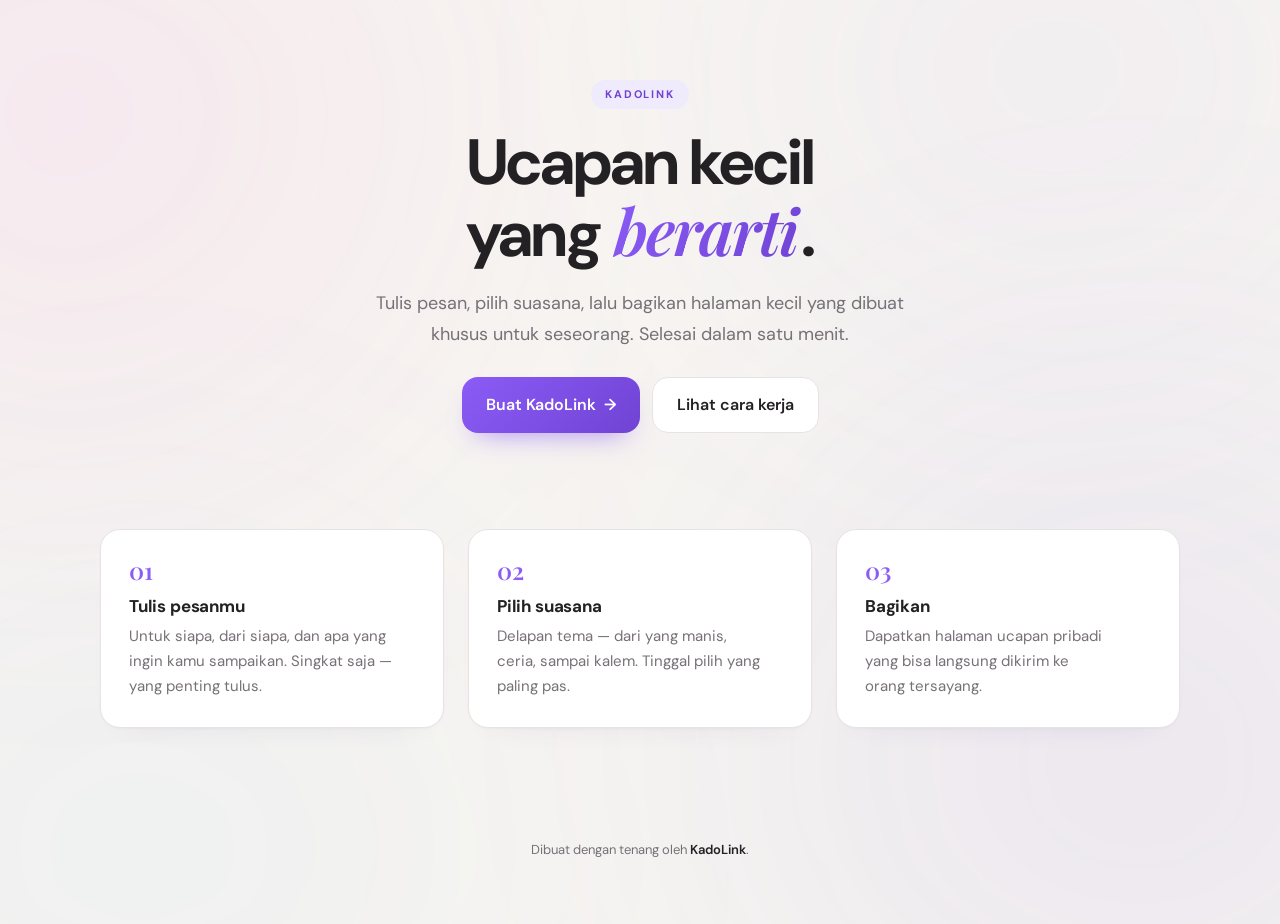
<file: index.html>
<!DOCTYPE html>
<html lang="id">
<head>
  <meta charset="UTF-8">
  <meta name="viewport" content="width=device-width, initial-scale=1.0, viewport-fit=cover">
  <meta name="color-scheme" content="light dark">
  <meta name="description" content="KadoLink — buat halaman ucapan personal untuk orang spesial dalam hitungan detik.">
  <meta name="theme-color" content="#f7f5f1" media="(prefers-color-scheme: light)">
  <meta name="theme-color" content="#111115" media="(prefers-color-scheme: dark)">
  <title>KadoLink — Ucapan kecil yang berarti</title>

  <link rel="stylesheet" href="css/global.css">
  <link rel="stylesheet" href="css/index.css">
</head>
<body>
  <main class="aura-bg">
    <div class="aura-layer-1" aria-hidden="true"></div>
    <div class="aura-layer-2" aria-hidden="true"></div>

    <div class="aura-content">
      <section class="landing">

        <header class="landing-hero">
          <span class="landing-badge">KadoLink</span>

          <h1 class="landing-title">
            Ucapan kecil<br>
            yang <em>berarti</em>.
          </h1>

          <p class="landing-subtitle">
            Tulis pesan, pilih suasana, lalu bagikan halaman
            kecil yang dibuat khusus untuk seseorang.
            Selesai dalam satu menit.
          </p>

          <div class="landing-actions">
            <a href="create.html" class="landing-cta">
              Buat KadoLink
              <span aria-hidden="true">→</span>
            </a>
            <a href="#cara-kerja" class="landing-cta is-ghost">
              Lihat cara kerja
            </a>
          </div>
        </header>

        <section class="landing-features" id="cara-kerja" aria-label="Cara kerja">
          <article class="feature">
            <span class="feature-number">01</span>
            <h2>Tulis pesanmu</h2>
            <p>Untuk siapa, dari siapa, dan apa yang ingin kamu sampaikan. Singkat saja — yang penting tulus.</p>
          </article>

          <article class="feature">
            <span class="feature-number">02</span>
            <h2>Pilih suasana</h2>
            <p>Delapan tema — dari yang manis, ceria, sampai kalem. Tinggal pilih yang paling pas.</p>
          </article>

          <article class="feature">
            <span class="feature-number">03</span>
            <h2>Bagikan</h2>
            <p>Dapatkan halaman ucapan pribadi yang bisa langsung dikirim ke orang tersayang.</p>
          </article>
        </section>

        <footer class="landing-footer">
          <p>Dibuat dengan tenang oleh <strong>KadoLink</strong>.</p>
        </footer>

      </section>
    </div>
  </main>
</body>
</html>
</file>
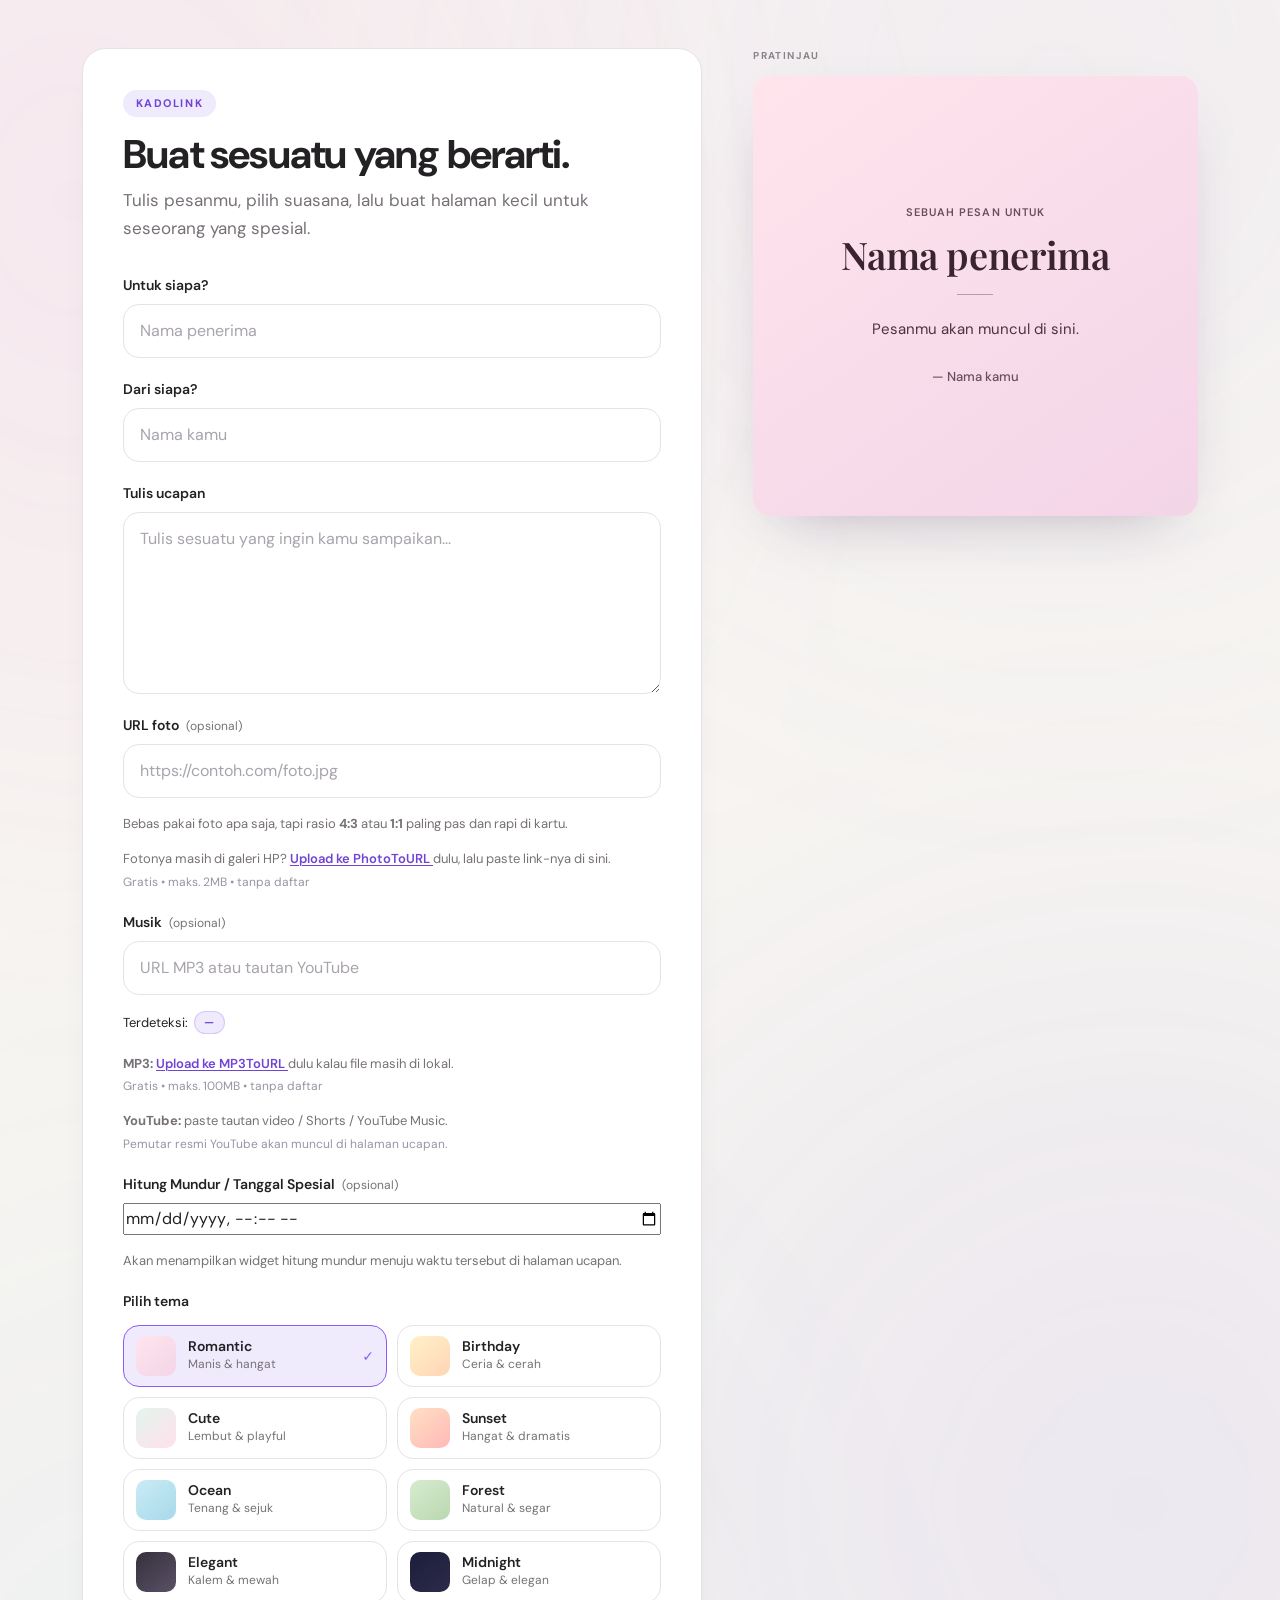
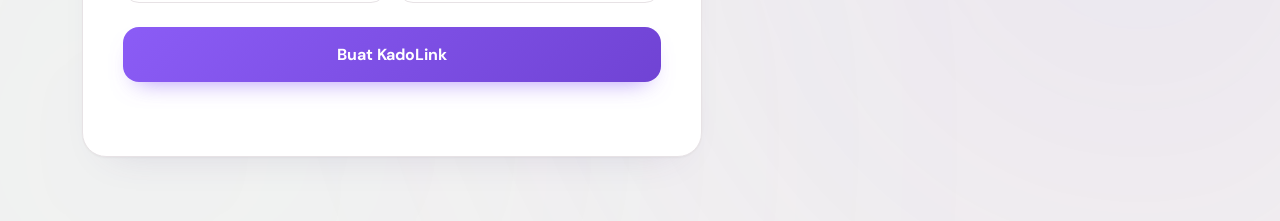
<file: create.html>
<!DOCTYPE html>
<html lang="id">
<head>
  <meta charset="UTF-8">
  <meta name="viewport" content="width=device-width, initial-scale=1.0, viewport-fit=cover">
  <meta name="color-scheme" content="light">
  <meta name="description" content="Buat KadoLink — halaman ucapan personal untuk orang spesial.">
  <title>Buat KadoLink</title>

  <link rel="stylesheet" href="css/global.css">
  <link rel="stylesheet" href="css/create.css">
</head>
<body>
  <main class="aura-bg">
    <div class="aura-layer-1" aria-hidden="true"></div>
    <div class="aura-layer-2" aria-hidden="true"></div>

    <div class="aura-content">
      <section class="create-page">
        <div class="create-layout">

          <div class="create-card">
            <header class="create-header">
              <span class="create-badge">KadoLink</span>
              <h1>Buat sesuatu yang berarti.</h1>
              <p>
                Tulis pesanmu, pilih suasana, lalu buat halaman kecil
                untuk seseorang yang spesial.
              </p>
            </header>

            <form id="createForm" novalidate>
              <div class="form-group">
                <label for="recipient">Untuk siapa?</label>
                <input type="text" id="recipient" name="recipient"
                       placeholder="Nama penerima" autocomplete="name"
                       maxlength="60" required>
              </div>

              <div class="form-group">
                <label for="sender">Dari siapa?</label>
                <input type="text" id="sender" name="sender"
                       placeholder="Nama kamu" autocomplete="name"
                       maxlength="60" required>
              </div>

              <div class="form-group">
                <label for="message">Tulis ucapan</label>
                <textarea id="message" name="message" rows="6" maxlength="500"
                          placeholder="Tulis sesuatu yang ingin kamu sampaikan..."
                          required></textarea>
              </div>

              <!-- ============ FOTO ============ -->
              <div class="form-group">
                <label for="photo">
                  URL foto
                  <span class="label-optional">(opsional)</span>
                </label>
                <input type="url" id="photo" name="photo"
                       placeholder="https://contoh.com/foto.jpg"
                       autocomplete="url" maxlength="500">

                <p class="form-help">
                  Bebas pakai foto apa saja, tapi rasio <strong>4:3</strong> atau <strong>1:1</strong> paling pas dan rapi di kartu.
                </p>

                <p class="form-help">
                  Fotonya masih di galeri HP?
                  <a href="https://phototourl.com/id" target="_blank" rel="noopener noreferrer">
                    Upload ke PhotoToURL
                  </a>
                  dulu, lalu paste link-nya di sini.
                  <span class="form-help-note">Gratis • maks. 2MB • tanpa daftar</span>
                </p>
              </div>

              <!-- ============ MUSIK ============ -->
              <div class="form-group">
                <label for="audio">
                  Musik
                  <span class="label-optional">(opsional)</span>
                </label>
                <input type="url" id="audio" name="audio"
                       placeholder="URL MP3 atau tautan YouTube"
                       autocomplete="url" maxlength="500">

                <p class="form-help form-help-type" id="audioTypeHint" hidden>
                  Terdeteksi:
                  <span class="audio-type-badge" id="audioTypeBadge">—</span>
                </p>

                <p class="form-help">
                  <strong>MP3:</strong>
                  <a href="https://www.mp3tourl.com/" target="_blank" rel="noopener noreferrer">
                    Upload ke MP3ToURL
                  </a>
                  dulu kalau file masih di lokal.
                  <span class="form-help-note">Gratis • maks. 100MB • tanpa daftar</span>
                </p>

                <p class="form-help">
                  <strong>YouTube:</strong>
                  paste tautan video / Shorts / YouTube Music.
                  <span class="form-help-note">Pemutar resmi YouTube akan muncul di halaman ucapan.</span>
                </p>
              </div>

              <!-- ============ HITUNG MUNDUR ============ -->
              <div class="form-group">
                <label for="countdown">
                  Hitung Mundur / Tanggal Spesial
                  <span class="label-optional">(opsional)</span>
                </label>
                <input type="datetime-local" id="countdown" name="countdown">
                <p class="form-help">
                  Akan menampilkan widget hitung mundur menuju waktu tersebut di halaman ucapan.
                </p>
              </div>

              <fieldset class="form-group theme-fieldset">
                <legend id="theme-legend">Pilih tema</legend>

                <div class="theme-grid" role="group" aria-labelledby="theme-legend">

                  <button type="button" class="theme-option is-active"
                          data-theme="romantic" aria-pressed="true">
                    <span class="theme-preview theme-romantic" aria-hidden="true"></span>
                    <span class="theme-info">
                      <strong>Romantic</strong>
                      <small>Manis &amp; hangat</small>
                    </span>
                    <span class="theme-check" aria-hidden="true">✓</span>
                  </button>

                  <button type="button" class="theme-option"
                          data-theme="birthday" aria-pressed="false">
                    <span class="theme-preview theme-birthday" aria-hidden="true"></span>
                    <span class="theme-info">
                      <strong>Birthday</strong>
                      <small>Ceria &amp; cerah</small>
                    </span>
                    <span class="theme-check" aria-hidden="true">✓</span>
                  </button>

                  <button type="button" class="theme-option"
                          data-theme="cute" aria-pressed="false">
                    <span class="theme-preview theme-cute" aria-hidden="true"></span>
                    <span class="theme-info">
                      <strong>Cute</strong>
                      <small>Lembut &amp; playful</small>
                    </span>
                    <span class="theme-check" aria-hidden="true">✓</span>
                  </button>

                  <button type="button" class="theme-option"
                          data-theme="sunset" aria-pressed="false">
                    <span class="theme-preview theme-sunset" aria-hidden="true"></span>
                    <span class="theme-info">
                      <strong>Sunset</strong>
                      <small>Hangat &amp; dramatis</small>
                    </span>
                    <span class="theme-check" aria-hidden="true">✓</span>
                  </button>

                  <button type="button" class="theme-option"
                          data-theme="ocean" aria-pressed="false">
                    <span class="theme-preview theme-ocean" aria-hidden="true"></span>
                    <span class="theme-info">
                      <strong>Ocean</strong>
                      <small>Tenang &amp; sejuk</small>
                    </span>
                    <span class="theme-check" aria-hidden="true">✓</span>
                  </button>

                  <button type="button" class="theme-option"
                          data-theme="forest" aria-pressed="false">
                    <span class="theme-preview theme-forest" aria-hidden="true"></span>
                    <span class="theme-info">
                      <strong>Forest</strong>
                      <small>Natural &amp; segar</small>
                    </span>
                    <span class="theme-check" aria-hidden="true">✓</span>
                  </button>

                  <button type="button" class="theme-option"
                          data-theme="elegant" aria-pressed="false">
                    <span class="theme-preview theme-elegant" aria-hidden="true"></span>
                    <span class="theme-info">
                      <strong>Elegant</strong>
                      <small>Kalem &amp; mewah</small>
                    </span>
                    <span class="theme-check" aria-hidden="true">✓</span>
                  </button>

                  <button type="button" class="theme-option"
                          data-theme="midnight" aria-pressed="false">
                    <span class="theme-preview theme-midnight" aria-hidden="true"></span>
                    <span class="theme-info">
                      <strong>Midnight</strong>
                      <small>Gelap &amp; elegan</small>
                    </span>
                    <span class="theme-check" aria-hidden="true">✓</span>
                  </button>

                </div>

                <input type="hidden" id="theme" name="theme" value="romantic">
              </fieldset>

              <button type="submit" class="create-button" id="submitBtn">
                Buat KadoLink
              </button>

              <p class="form-status" id="formStatus" role="status" aria-live="polite"></p>
            </form>
          </div>

          <aside class="preview-area" aria-label="Pratinjau kado">
            <div class="preview-label">Pratinjau</div>

            <div class="preview-card preview-romantic" id="previewCard">
              <div class="preview-inner" aria-live="polite">
                <img class="preview-photo" id="previewPhoto" alt="" hidden>
                <span class="preview-small">Sebuah pesan untuk</span>
                <h2 id="previewRecipient">Nama penerima</h2>
                <div class="preview-line" aria-hidden="true"></div>
                <p id="previewMessage">Pesanmu akan muncul di sini.</p>
                <span class="preview-sender" id="previewSender">— Nama kamu</span>
              </div>
            </div>
          </aside>

        </div>
      </section>
    </div>
  </main>

  <script src="js/create.js" defer></script>
</body>
</html>
</file>
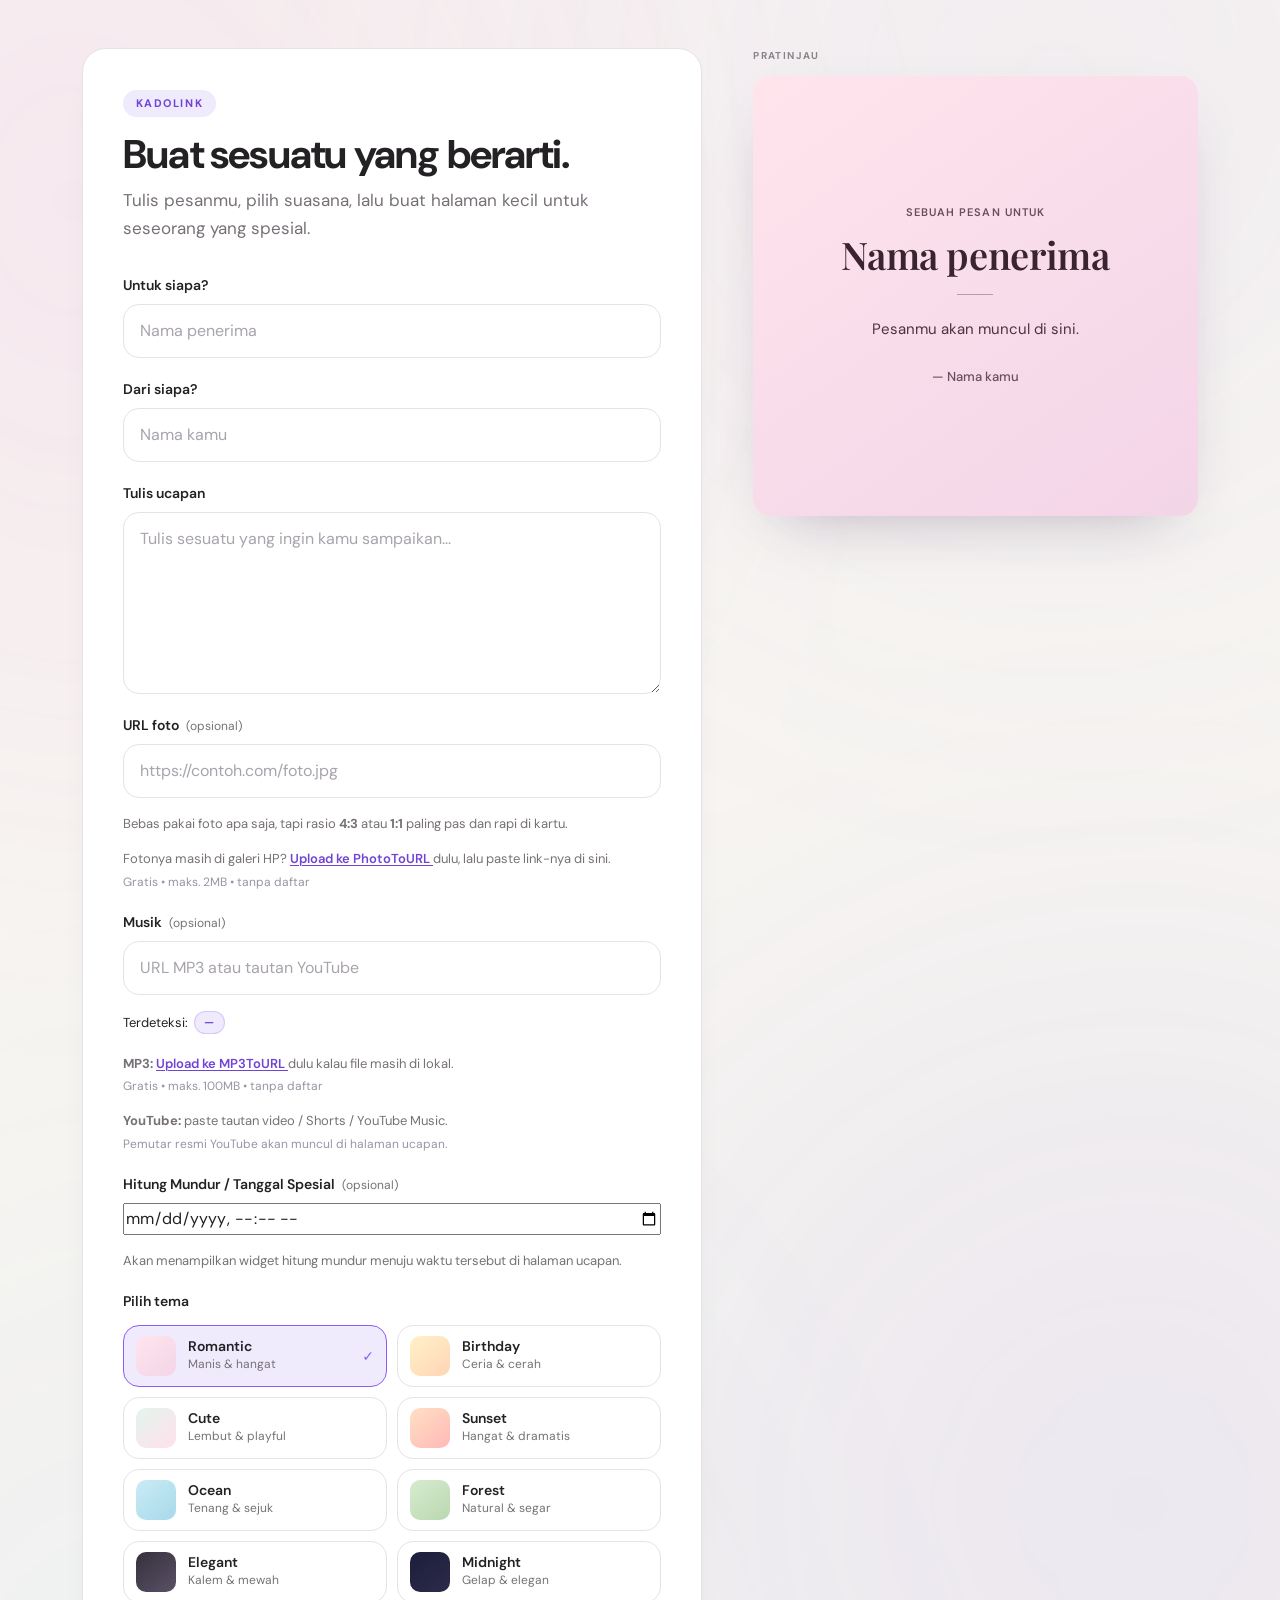
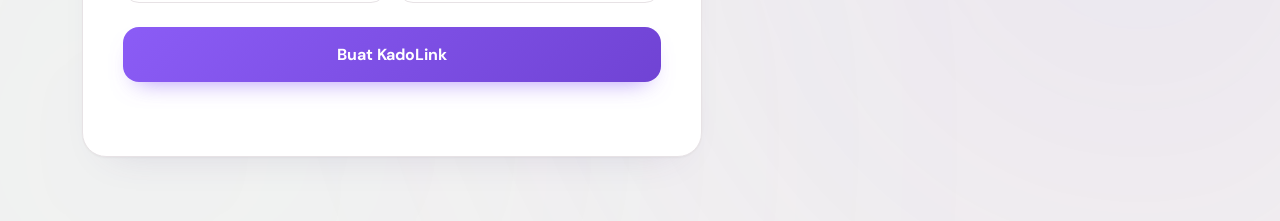
<file: ucapan.html>
<!DOCTYPE html>
<html lang="id">
<head>
  <meta charset="UTF-8">
  <meta name="viewport" content="width=device-width, initial-scale=1.0, viewport-fit=cover">
  <meta name="color-scheme" content="light">
  <meta name="description" content="Sebuah pesan kecil untukmu.">
  <meta name="theme-color" content="#ffe4ec">
  <title>Sebuah pesan untukmu — KadoLink</title>

  <link rel="stylesheet" href="css/global.css">
  <link rel="stylesheet" href="css/ucapan.css">
</head>
<body>
  <main class="greeting-page">

    <div class="greeting-stage">
      <article class="greeting-card tema-romantic" id="greetingCard">
        <div class="greeting-inner">
          <img class="greeting-photo" id="greetingPhoto" alt="" hidden>
          <div class="countdown-wrap" id="countdownWrap" hidden>
            <div class="countdown-label" id="countdownLabel">Menuju hari spesial:</div>
            <div class="countdown-timers">
              <div class="countdown-box"><span id="cdDays">00</span><small>Hari</small></div>
              <span class="countdown-sep" aria-hidden="true">:</span>
              <div class="countdown-box"><span id="cdHours">00</span><small>Jam</small></div>
              <span class="countdown-sep" aria-hidden="true">:</span>
              <div class="countdown-box"><span id="cdMins">00</span><small>Menit</small></div>
              <span class="countdown-sep" aria-hidden="true">:</span>
              <div class="countdown-box"><span id="cdSecs">00</span><small>Detik</small></div>
            </div>
          </div>
          <span class="greeting-small">Sebuah pesan untuk</span>
          <h1 class="greeting-recipient" id="recipient">Nama penerima</h1>
          <div class="greeting-line" aria-hidden="true"></div>
          <p class="greeting-message" id="message">Pesanmu akan muncul di sini.</p>
          <span class="greeting-sender" id="sender">— Nama kamu</span>
        </div>
      </article>

      <button type="button" class="music-pill" id="musicPillYt" hidden
              aria-label="Putar musik YouTube">
        <span class="music-pill-icon" aria-hidden="true">
          <span class="music-pill-icon-glyph" data-icon="play">▶</span>
        </span>
        <span class="music-pill-body">
          <span class="music-pill-eyebrow" id="musicPillEyebrow">Musik YouTube</span>
          <span class="music-pill-title">
            <span class="music-pill-title-inner" id="musicPillTitle">Memuat judul…</span>
          </span>
        </span>
        <span class="music-pill-eq" aria-hidden="true">
          <i></i><i></i><i></i>
        </span>
      </button>

      <div class="greeting-actions">
        <div class="share-wrap">
          <button type="button" class="greeting-button" id="shareBtn"
                  aria-haspopup="menu" aria-expanded="false" aria-controls="shareMenu">
            <span class="share-btn-icon" aria-hidden="true">
              <svg viewBox="0 0 24 24" fill="none" stroke="currentColor" stroke-width="2"
                   stroke-linecap="round" stroke-linejoin="round">
                <circle cx="18" cy="5" r="3"/>
                <circle cx="6" cy="12" r="3"/>
                <circle cx="18" cy="19" r="3"/>
                <line x1="8.59" y1="13.51" x2="15.42" y2="17.49"/>
                <line x1="15.41" y1="6.51" x2="8.59" y2="10.49"/>
              </svg>
            </span>
            <span>Bagikan</span>
          </button>

          <div class="share-menu" id="shareMenu" role="menu" hidden>
            <a class="share-item" role="menuitem"
               data-share="whatsapp" href="#" rel="noopener noreferrer">
              <span class="share-item-icon" aria-hidden="true">
                <svg viewBox="0 0 24 24" fill="currentColor">
                  <path d="M.06 24l1.69-6.16A11.85 11.85 0 0 1 .15 11.9C.15 5.35 5.5 0 12.04 0a11.82 11.82 0 0 1 8.41 3.49 11.82 11.82 0 0 1 3.49 8.42c0 6.55-5.35 11.9-11.9 11.9a11.9 11.9 0 0 1-5.68-1.44L.06 24zM6.6 20.13c1.67.99 3.28 1.58 5.42 1.58 5.45 0 9.89-4.43 9.89-9.88 0-5.46-4.44-9.9-9.89-9.9-5.45 0-9.89 4.44-9.89 9.9 0 2.24.65 3.9 1.74 5.64l-1 3.65 3.73-.99zm11.12-5.18c-.07-.12-.27-.2-.56-.34-.29-.15-1.73-.85-2-.95-.27-.1-.46-.15-.66.15-.2.29-.75.94-.92 1.13-.17.2-.34.22-.63.07-.29-.14-1.22-.45-2.33-1.44-.86-.77-1.44-1.72-1.61-2.01-.17-.29-.02-.45.13-.59.13-.13.29-.34.44-.51.14-.17.19-.29.29-.49.1-.2.05-.37-.02-.51-.07-.14-.66-1.58-.9-2.17-.24-.57-.48-.49-.66-.5-.17-.01-.36-.01-.56-.01-.19 0-.51.07-.77.37-.27.29-1.02 1-1.02 2.43 0 1.43 1.04 2.81 1.19 3.01.14.2 2.05 3.14 4.97 4.4.69.3 1.24.48 1.66.61.7.22 1.33.19 1.83.12.56-.08 1.72-.7 1.96-1.38.24-.68.24-1.26.17-1.38z"/>
                </svg>
              </span>
              <span class="share-item-body">
                <strong>WhatsApp</strong>
                <small>Kirim ke chat</small>
              </span>
            </a>

            <a class="share-item" role="menuitem"
               data-share="telegram" href="#" rel="noopener noreferrer">
              <span class="share-item-icon" aria-hidden="true">
                <svg viewBox="0 0 24 24" fill="currentColor">
                  <path d="M11.94 0C5.35 0 0 5.35 0 11.94c0 6.59 5.35 11.94 11.94 11.94 6.59 0 11.94-5.35 11.94-11.94C23.88 5.35 18.53 0 11.94 0zm5.85 8.16l-1.98 9.34c-.15.67-.55.83-1.11.52l-3.07-2.26-1.48 1.43c-.16.16-.3.3-.61.3l.22-3.12 5.67-5.12c.25-.22-.05-.34-.38-.12l-7 4.41-3.02-.94c-.66-.21-.67-.66.14-.97l11.79-4.55c.55-.2 1.02.13.83.99z"/>
                </svg>
              </span>
              <span class="share-item-body">
                <strong>Telegram</strong>
                <small>Kirim ke chat</small>
              </span>
            </a>

            <a class="share-item" role="menuitem"
               data-share="twitter" href="#" rel="noopener noreferrer">
              <span class="share-item-icon" aria-hidden="true">
                <svg viewBox="0 0 24 24" fill="currentColor">
                  <path d="M18.244 2.25h3.308l-7.227 8.26 8.502 11.24H16.17l-5.214-6.817L4.99 21.75H1.68l7.73-8.835L1.254 2.25H8.08l4.713 6.231zm-1.161 17.52h1.833L7.084 4.126H5.117z"/>
                </svg>
              </span>
              <span class="share-item-body">
                <strong>X</strong>
                <small>Posting di X</small>
              </span>
            </a>

            <a class="share-item" role="menuitem"
               data-share="facebook" href="#" rel="noopener noreferrer">
              <span class="share-item-icon" aria-hidden="true">
                <svg viewBox="0 0 24 24" fill="currentColor">
                  <path d="M22 12.06C22 6.5 17.52 2 12 2S2 6.5 2 12.06c0 5.02 3.66 9.19 8.44 9.94v-7.03H7.9v-2.91h2.54V9.85c0-2.52 1.5-3.91 3.78-3.91 1.09 0 2.24.2 2.24.2v2.47h-1.26c-1.24 0-1.63.78-1.63 1.57v1.88h2.78l-.45 2.91h-2.33V22c4.78-.75 8.44-4.92 8.44-9.94z"/>
                </svg>
              </span>
              <span class="share-item-body">
                <strong>Facebook</strong>
                <small>Bagikan ke feed</small>
              </span>
            </a>

            <a class="share-item" role="menuitem"
               data-share="email" href="#">
              <span class="share-item-icon" aria-hidden="true">
                <svg viewBox="0 0 24 24" fill="none" stroke="currentColor" stroke-width="2"
                     stroke-linecap="round" stroke-linejoin="round">
                  <rect x="2" y="4" width="20" height="16" rx="3"/>
                  <path d="m2 7 10 7 10-7"/>
                </svg>
              </span>
              <span class="share-item-body">
                <strong>Email</strong>
                <small>Kirim via email</small>
              </span>
            </a>

            <button type="button" class="share-item" role="menuitem" data-share="copy">
              <span class="share-item-icon" aria-hidden="true">
                <svg viewBox="0 0 24 24" fill="none" stroke="currentColor" stroke-width="2"
                     stroke-linecap="round" stroke-linejoin="round">
                  <path d="M10 13a5 5 0 0 0 7.07 0l3-3a5 5 0 0 0-7.07-7.07L11.5 4.42"/>
                  <path d="M14 11a5 5 0 0 0-7.07 0l-3 3a5 5 0 0 0 7.07 7.07l1.5-1.5"/>
                </svg>
              </span>
              <span class="share-item-body">
                <strong>Salin tautan</strong>
                <small>Copy ke clipboard</small>
              </span>
            </button>
          </div>
        </div>

        <button type="button" class="greeting-button is-ghost" id="musicBtn" hidden
                aria-label="Putar musik">
          <span class="music-icon" aria-hidden="true">▶</span>
          <span class="music-label">Putar musik</span>
        </button>
      </div>

      <p class="greeting-note" id="copyStatus" role="status" aria-live="polite"></p>
    </div>

    <!-- ============ FOOTER ============ -->
    <footer class="greeting-footer">
      <a class="greeting-footer-brand" href="index.html" aria-label="KadoLink — beranda">
        <svg viewBox="0 0 24 24" fill="none" stroke="currentColor" stroke-width="1.8"
             stroke-linecap="round" stroke-linejoin="round" aria-hidden="true">
          <rect x="3" y="8" width="18" height="4" rx="1"/>
          <path d="M12 8v13"/>
          <path d="M5 12v9h14v-9"/>
          <path d="M12 8S10 4 8 4a2 2 0 0 0 0 4h4z"/>
          <path d="M12 8s2-4 4-4a2 2 0 0 1 0 4h-4z"/>
        </svg>
        <span>KadoLink</span>
      </a>

      <a class="greeting-footer-gh"
         href="https://github.com/XDON1/KadoLink"
         target="_blank" rel="noopener noreferrer"
         aria-label="Repositori KadoLink di GitHub">
        <svg viewBox="0 0 24 24" fill="currentColor" aria-hidden="true">
          <path d="M12 .5C5.65.5.5 5.65.5 12c0 5.08 3.29 9.39 7.86 10.91.58.11.79-.25.79-.56v-2c-3.2.7-3.88-1.37-3.88-1.37-.53-1.34-1.3-1.7-1.3-1.7-1.06-.72.08-.71.08-.71 1.17.08 1.79 1.21 1.79 1.21 1.04 1.79 2.73 1.27 3.4.97.11-.76.41-1.27.75-1.56-2.55-.29-5.23-1.28-5.23-5.7 0-1.26.45-2.29 1.19-3.1-.12-.29-.52-1.47.11-3.06 0 0 .96-.31 3.15 1.18a10.9 10.9 0 0 1 5.74 0c2.19-1.49 3.15-1.18 3.15-1.18.63 1.59.23 2.77.11 3.06.74.81 1.19 1.84 1.19 3.1 0 4.43-2.69 5.41-5.25 5.69.42.36.79 1.08.79 2.18v3.23c0 .31.21.68.8.56C20.21 21.39 23.5 17.08 23.5 12 23.5 5.65 18.35.5 12 .5z"/>
        </svg>
      </a>

      <p class="greeting-footer-copy">
        © 2026. Made with
        <span class="greeting-footer-heart" aria-label="cinta">❤</span>
        by
        <a href="https://github.com/XDON1" target="_blank" rel="noopener noreferrer">XDON1</a>
      </p>
    </footer>

    <div class="yt-host" aria-hidden="true">
      <div id="ytPlayerTarget"></div>
    </div>

    <!-- Modal salin tautan (fallback kalau clipboard API tidak tersedia) -->
    <div class="copy-modal" id="copyModal" hidden role="dialog"
         aria-modal="true" aria-labelledby="copyModalTitle">
      <div class="copy-modal-backdrop" data-close-modal></div>
      <div class="copy-modal-panel" role="document">
        <h2 class="copy-modal-title" id="copyModalTitle">Salin tautan</h2>
        <p class="copy-modal-desc">
          Klik kolom di bawah, lalu tekan <kbd>Ctrl</kbd>+<kbd>C</kbd>
          (atau <kbd>⌘</kbd>+<kbd>C</kbd> di Mac).
        </p>
        <input type="text" class="copy-modal-input" id="copyModalInput"
               readonly aria-label="Tautan KadoLink">
        <div class="copy-modal-actions">
          <button type="button" class="greeting-button" id="copyModalSelectAll">
            Pilih semua
          </button>
          <button type="button" class="greeting-button is-ghost" data-close-modal>
            Tutup
          </button>
        </div>
      </div>
    </div>

    <!-- Lightbox Modal Foto -->
    <div class="photo-lightbox" id="photoLightbox" role="dialog" aria-modal="true" aria-label="Tampilan Foto" hidden>
      <button type="button" class="lightbox-close" id="lightboxClose" aria-label="Tutup">×</button>
      <img class="lightbox-img" id="lightboxImg" alt="">
    </div>

    <audio id="greetingAudio" preload="metadata" loop playsinline></audio>

  </main>

  <script src="js/ucapan.js" defer></script>
</body>
</html>
</file>
<file: css/global.css>
/* ============================================================
   GLOBAL — fondasi universal KadoLink
   Reset + token + typography + Orchid Bloom background
   ============================================================ */

@import url('https://fonts.googleapis.com/css2?family=DM+Sans:wght@400;500;600;700&family=Playfair+Display:wght@500;600&display=swap');

/* ---------- RESET ---------- */
*,
*::before,
*::after {
  box-sizing: border-box;
  margin: 0;
  padding: 0;
}

html {
  scroll-behavior: smooth;
  -webkit-text-size-adjust: 100%;
}

img, svg, video, canvas {
  display: block;
  max-width: 100%;
  height: auto;
}

button, input, textarea, select {
  font: inherit;
  color: inherit;
}

button {
  background: none;
  border: 0;
  cursor: pointer;
}

a { color: inherit; }

::selection {
  background: #ded0ff;
  color: #302044;
}

:focus-visible {
  outline: 2px solid #8b5cf6;
  outline-offset: 3px;
  border-radius: 6px;
}

/* ---------- TOKEN ---------- */
:root {
  --bg:          #f7f5f1;
  --surface:     #ffffff;
  --text:        #242124;
  --muted:       #777177;
  --border:      #e7e2e5;
  --accent:      #8b5cf6;
  --accent-dark: #7043d4;
  --accent-soft: #f0eafd;

  --radius: 16px;

  --font-sans:    "DM Sans", system-ui, -apple-system, "Segoe UI", Roboto, sans-serif;
  --font-display: "Playfair Display", Georgia, serif;

  --pad-inline:  clamp(1rem, 4vw, 2rem);
  --max-content: 1180px;
}

/* ---------- BODY ---------- */
body {
  min-height: 100vh;
  min-height: 100dvh;
  overflow-x: hidden;
  background: var(--bg);
  color: var(--text);
  font-family: var(--font-sans);
  font-size: 1rem;
  line-height: 1.6;
  -webkit-font-smoothing: antialiased;
  text-rendering: optimizeLegibility;
}

h1, h2, h3, h4 {
  font-family: var(--font-sans);
  line-height: 1.2;
  letter-spacing: -0.01em;
  color: var(--text);
}

p { text-wrap: pretty; }

/* ---------- AURA / ORCHID BLOOM BACKGROUND ---------- */
.aura-bg {
  position: relative;
  min-height: 100vh;
  min-height: 100dvh;
  overflow: clip;
  isolation: isolate;
}

.aura-layer-1,
.aura-layer-2 {
  position: absolute;
  inset: -15%;
  z-index: 0;
  pointer-events: none;
  filter: blur(110px);
  transform: translateZ(0);
  will-change: transform;
  opacity: 0.55;
}

.aura-layer-1 {
  background:
    radial-gradient(circle at 15% 20%, rgba(239, 114, 219, 0.18), transparent 35%),
    radial-gradient(circle at 80% 75%, rgba(107, 82, 232, 0.16), transparent 38%);
}

.aura-layer-2 {
  background:
    radial-gradient(circle at 75% 15%, rgba(180, 146, 255, 0.14), transparent 32%),
    radial-gradient(circle at 20% 85%, rgba(76, 153, 255, 0.09), transparent 35%);
}

.aura-content {
  position: relative;
  z-index: 1;
  width: 100%;
  max-width: var(--max-content);
  margin-inline: auto;
  padding-inline: max(var(--pad-inline), env(safe-area-inset-left)) max(var(--pad-inline), env(safe-area-inset-right));
  padding-bottom: max(1rem, env(safe-area-inset-bottom));
}

/* ---------- MOTION PREFERENCE ---------- */
@media (prefers-reduced-motion: reduce) {
  *, *::before, *::after {
    animation-duration: 0.01ms !important;
    animation-iteration-count: 1 !important;
    transition-duration: 0.01ms !important;
    scroll-behavior: auto !important;
  }
}

/* ---------- DARK MODE (System Preference) ---------- */
@media (prefers-color-scheme: dark) {
  :root {
    --bg:          #111115;
    --surface:     #1a1a22;
    --text:        #f4f3f6;
    --muted:       #9e99a4;
    --border:      #2b2b36;
    --accent:      #a78bfa;
    --accent-dark: #c4b5fd;
    --accent-soft: rgba(167, 139, 250, 0.15);
  }

  ::selection {
    background: #3c2a66;
    color: #ede7f6;
  }
}
</file>
<file: css/index.css>
/* ============================================================
   INDEX — landing page
   Bergantung pada token dari global.css
   ============================================================ */

.landing {
  display: grid;
  gap: clamp(3rem, 8vw, 6rem);
  padding-block: clamp(2.5rem, 8vw, 5rem) clamp(1.5rem, 4vw, 3rem);
}

/* ---------- HERO ---------- */
.landing-hero {
  max-width: 720px;
  margin-inline: auto;
  text-align: center;
  display: grid;
  justify-items: center;
  gap: 1.25rem;
}

.landing-badge {
  display: inline-block;
  padding: 0.35rem 0.9rem;
  font-size: 0.6875rem;
  font-weight: 700;
  letter-spacing: 0.16em;
  text-transform: uppercase;
  color: var(--accent-dark);
  background: var(--accent-soft);
  border-radius: 999px;
}

.landing-title {
  font-family: var(--font-sans);
  font-size: clamp(2.25rem, 7.5vw, 4rem);
  line-height: 1.05;
  letter-spacing: -0.03em;
  font-weight: 700;
  color: var(--text);
  text-wrap: balance;
}

.landing-title em {
  font-family: var(--font-display);
  font-style: italic;
  font-weight: 600;
  background: linear-gradient(120deg, var(--accent) 0%, var(--accent-dark) 100%);
  -webkit-background-clip: text;
  background-clip: text;
  color: transparent;
  padding-inline: 0.05em;
}

.landing-subtitle {
  max-width: 46ch;
  font-size: clamp(1rem, 2.6vw, 1.125rem);
  line-height: 1.7;
  color: var(--muted);
  text-wrap: pretty;
}

.landing-actions {
  display: flex;
  flex-wrap: wrap;
  gap: 0.75rem;
  justify-content: center;
  margin-top: 0.5rem;
}

.landing-cta {
  display: inline-flex;
  align-items: center;
  gap: 0.5rem;
  padding: 0.875rem 1.5rem;
  font-size: 1rem;
  font-weight: 600;
  color: #fff;
  text-decoration: none;
  background: linear-gradient(135deg, var(--accent), var(--accent-dark));
  border-radius: var(--radius);
  box-shadow: 0 14px 28px -16px rgba(139, 92, 246, 0.8);
  transition: transform 0.12s ease, box-shadow 0.2s ease, background 0.2s ease;
}

.landing-cta:hover {
  box-shadow: 0 18px 32px -16px rgba(139, 92, 246, 0.95);
}

.landing-cta:active {
  transform: translateY(1px) scale(0.995);
}

.landing-cta span {
  transition: transform 0.2s ease;
}

.landing-cta:hover span {
  transform: translateX(3px);
}

.landing-cta.is-ghost {
  color: var(--text);
  background: var(--surface);
  border: 1px solid var(--border);
  box-shadow: none;
}

.landing-cta.is-ghost:hover {
  background: #fbfafc;
  border-color: #cfc7d6;
  box-shadow: none;
}

/* ---------- FEATURES ---------- */
.landing-features {
  display: grid;
  grid-template-columns: 1fr;
  gap: clamp(1rem, 2.5vw, 1.5rem);
  max-width: 1080px;
  margin-inline: auto;
}

@media (min-width: 720px) {
  .landing-features {
    grid-template-columns: repeat(3, minmax(0, 1fr));
  }
}

.feature {
  display: grid;
  gap: 0.5rem;
  padding: clamp(1.25rem, 3vw, 1.75rem);
  background: var(--surface);
  border: 1px solid var(--border);
  border-radius: calc(var(--radius) + 4px);
  box-shadow:
    0 1px 2px rgba(36, 33, 36, 0.03),
    0 16px 32px -28px rgba(80, 60, 120, 0.16);
  transition: transform 0.2s ease, box-shadow 0.2s ease, border-color 0.2s ease;
}

.feature:hover {
  transform: translateY(-2px);
  border-color: #dcd4e4;
  box-shadow:
    0 1px 2px rgba(36, 33, 36, 0.03),
    0 22px 40px -28px rgba(80, 60, 120, 0.24);
}

.feature-number {
  display: inline-block;
  margin-bottom: 0.375rem;
  font-family: var(--font-display);
  font-size: 1.5rem;
  font-weight: 600;
  color: var(--accent);
  line-height: 1;
}

.feature h2 {
  font-size: 1.0625rem;
  font-weight: 700;
  color: var(--text);
  letter-spacing: -0.01em;
}

.feature p {
  font-size: 0.9375rem;
  line-height: 1.65;
  color: var(--muted);
  text-wrap: pretty;
}

/* ---------- FOOTER ---------- */
.landing-footer {
  text-align: center;
  padding-top: 1rem;
  color: var(--muted);
  font-size: 0.8125rem;
}

.landing-footer strong {
  color: var(--text);
  font-weight: 600;
}

/* ---------- RESPONSIVE ---------- */
@media (max-width: 480px) {
  .landing-actions {
    flex-direction: column;
    width: 100%;
  }
  .landing-cta {
    width: 100%;
    justify-content: center;
  }
}
</file>
<file: css/create.css>
/* ============================================================
   CREATE PAGE — form + theme picker + live preview
   Bergantung pada token dari global.css
   8 tema, semua lulus WCAG AA
   ============================================================ */

.create-page {
  padding-block: clamp(1.5rem, 5vw, 3rem);
}

/* ---------- LAYOUT ---------- */
.create-layout {
  width: 100%;
  max-width: 1180px;
  margin-inline: auto;
  display: grid;
  grid-template-columns: minmax(0, 1fr);
  gap: clamp(1.75rem, 4vw, 3.5rem);
  align-items: start;
}

@media (min-width: 1024px) {
  .create-layout {
    grid-template-columns: minmax(0, 620px) minmax(320px, 1fr);
  }
  .preview-area {
    position: sticky;
    top: clamp(1rem, 4vh, 2rem);
    align-self: start;
  }
}

/* ---------- CARD FORM ---------- */
.create-card {
  width: 100%;
  max-width: 620px;
  margin-inline: auto;
  padding: clamp(1.25rem, 4vw, 2.5rem);
  background: var(--surface);
  border: 1px solid var(--border);
  border-radius: calc(var(--radius) + 8px);
  box-shadow:
    0 1px 2px rgba(36, 33, 36, 0.04),
    0 20px 40px -28px rgba(80, 60, 120, 0.18);
}

/* ---------- HEADER ---------- */
.create-header {
  margin-bottom: clamp(1.25rem, 4vw, 2rem);
}

.create-badge {
  display: inline-block;
  margin-bottom: 0.875rem;
  padding: 0.3rem 0.8rem;
  font-size: 0.6875rem;
  font-weight: 700;
  letter-spacing: 0.14em;
  text-transform: uppercase;
  color: var(--accent-dark);
  background: var(--accent-soft);
  border-radius: 999px;
}

.create-header h1 {
  font-size: clamp(1.75rem, 5.5vw, 2.5rem);
  line-height: 1.15;
  letter-spacing: -0.02em;
  margin-bottom: 0.625rem;
  text-wrap: balance;
}

.create-header p {
  color: var(--muted);
  font-size: clamp(0.9375rem, 2.4vw, 1.0625rem);
  line-height: 1.6;
  max-width: 46ch;
}

/* ---------- FORM GROUP ---------- */
.form-group {
  display: grid;
  gap: 0.5rem;
  margin-bottom: 1.25rem;
  min-width: 0;
}

.form-group > label,
.theme-fieldset > legend {
  font-size: 0.875rem;
  font-weight: 600;
  color: var(--text);
  padding: 0;
}

.theme-fieldset {
  border: 0;
  padding: 0;
  margin: 0 0 1.5rem;
}

.theme-fieldset > legend {
  margin-bottom: 0.75rem;
}

/* ---------- INPUT ---------- */
input[type="text"],
input[type="url"],
textarea {
  width: 100%;
  min-width: 0;
  padding: 0.8125rem 1rem;
  font-size: 1rem;
  font-family: var(--font-sans);
  color: var(--text);
  background: #fff;
  border: 1px solid var(--border);
  border-radius: var(--radius);
  transition: border-color 0.2s ease, box-shadow 0.2s ease;
}

textarea {
  resize: vertical;
  min-height: 140px;
  line-height: 1.6;
}

input::placeholder,
textarea::placeholder {
  color: #a9a3ac;
}

input[type="text"]:focus,
input[type="url"]:focus,
textarea:focus {
  outline: none;
  border-color: var(--accent);
  box-shadow: 0 0 0 4px var(--accent-soft);
}

input:user-invalid,
textarea:user-invalid {
  border-color: #e35d6a;
  box-shadow: 0 0 0 4px rgba(227, 93, 106, 0.12);
}

/* ---------- THEME PICKER ---------- */
.theme-grid {
  display: grid;
  grid-template-columns: 1fr;
  gap: 0.625rem;
}

@media (min-width: 480px) {
  .theme-grid { grid-template-columns: repeat(2, minmax(0, 1fr)); }
}

.theme-option {
  display: grid;
  grid-template-columns: auto minmax(0, 1fr) auto;
  align-items: center;
  gap: 0.75rem;
  width: 100%;
  padding: 0.625rem 0.75rem;
  text-align: left;
  background: var(--surface);
  border: 1px solid var(--border);
  border-radius: var(--radius);
  color: var(--text);
  transition: border-color 0.2s ease, background 0.2s ease, transform 0.12s ease;
}

.theme-option:hover {
  border-color: #cfc7d6;
  background: #fbfafc;
}

.theme-option:active {
  transform: scale(0.985);
}

.theme-option.is-active {
  border-color: var(--accent);
  background: var(--accent-soft);
}

.theme-preview {
  width: 40px;
  height: 40px;
  border-radius: 10px;
  flex-shrink: 0;
}

.theme-romantic { background: linear-gradient(140deg, #ffe4ec, #f3d5e8); }
.theme-birthday { background: linear-gradient(140deg, #fff1c9, #ffd5b5); }
.theme-cute     { background: linear-gradient(140deg, #e3f5ec, #ffe0ec); }
.theme-sunset   { background: linear-gradient(140deg, #ffe0c2, #ffb8b8); }
.theme-ocean    { background: linear-gradient(140deg, #c9ecf5, #a8d8ea); }
.theme-forest   { background: linear-gradient(140deg, #d8ebd0, #b8d8b0); }
.theme-elegant  { background: linear-gradient(140deg, #35303d, #5a5166); }
.theme-midnight { background: linear-gradient(140deg, #1a1f3a, #2d2a4a); }

.theme-info { min-width: 0; }

.theme-info strong {
  display: block;
  font-size: 0.875rem;
  font-weight: 600;
  line-height: 1.3;
  color: var(--text);
}

.theme-info small {
  display: block;
  font-size: 0.75rem;
  color: var(--muted);
  white-space: nowrap;
  overflow: hidden;
  text-overflow: ellipsis;
}

.theme-check {
  font-size: 0.875rem;
  color: var(--accent);
  opacity: 0;
  transform: scale(0.6);
  transition: opacity 0.2s ease, transform 0.2s ease;
}

.theme-option.is-active .theme-check {
  opacity: 1;
  transform: scale(1);
}

/* ---------- SUBMIT ---------- */
.create-button {
  width: 100%;
  padding: 0.9375rem 1.25rem;
  font-size: 1rem;
  font-weight: 700;
  color: #fff;
  border-radius: var(--radius);
  background: linear-gradient(135deg, var(--accent), var(--accent-dark));
  box-shadow: 0 12px 24px -14px rgba(139, 92, 246, 0.75);
  transition: transform 0.12s ease, box-shadow 0.2s ease, opacity 0.2s ease;
}

.create-button:hover  { box-shadow: 0 16px 28px -14px rgba(139, 92, 246, 0.9); }
.create-button:active { transform: translateY(1px) scale(0.995); }
.create-button[disabled] {
  opacity: 0.6;
  cursor: not-allowed;
  transform: none;
}

/* ---------- STATUS ---------- */
.form-status {
  margin-top: 0.875rem;
  font-size: 0.875rem;
  min-height: 1.25rem;
  color: var(--muted);
}
.form-status.is-error   { color: #c74a57; }
.form-status.is-success { color: #2f9e6a; }

/* ============================================================
   LIVE PREVIEW
   ============================================================ */

.preview-area {
  display: flex;
  flex-direction: column;
  gap: 0.75rem;
  min-width: 0;
}

.preview-label {
  color: #8a838b;
  font-size: 0.625rem;
  font-weight: 700;
  letter-spacing: 0.14em;
  text-transform: uppercase;
}

.preview-card {
  --preview-ink:      #3a2430;
  --preview-ink-soft: #4d3240;
  --preview-ink-mute: #6b4d5c;

  position: relative;
  display: grid;
  place-items: center;
  min-height: clamp(320px, 55vh, 440px);
  padding: clamp(1.25rem, 5vw, 1.75rem);
  color: var(--preview-ink);
  border-radius: calc(var(--radius) + 2px);
  overflow: hidden;
  transition: background 0.3s ease, color 0.3s ease;
  box-shadow: 0 24px 60px -30px rgba(60, 40, 80, 0.35);
}

.preview-inner {
  width: 100%;
  max-width: 36ch;
  min-width: 0;
  display: grid;
  justify-items: center;
  text-align: center;
}

.preview-small {
  display: block;
  margin-bottom: 0.75rem;
  font-size: 0.6875rem;
  font-weight: 600;
  letter-spacing: 0.1em;
  text-transform: uppercase;
  color: var(--preview-ink-mute);
}

.preview-card h2 {
  margin-bottom: 1.125rem;
  font-family: var(--font-display);
  font-size: clamp(1.75rem, 6vw, 2.375rem);
  line-height: 1.12;
  font-weight: 600;
  color: var(--preview-ink);
  overflow-wrap: anywhere;
  text-wrap: balance;
}

.preview-line {
  width: 36px;
  height: 1px;
  margin: 0 auto 1.375rem;
  background: var(--preview-ink);
  opacity: 0.35;
}

.preview-card p {
  margin-bottom: 1.5rem;
  font-size: 0.9375rem;
  line-height: 1.7;
  font-weight: 400;
  color: var(--preview-ink-soft);
  white-space: pre-wrap;
  overflow-wrap: anywhere;
  max-width: 42ch;
}

.preview-sender {
  display: block;
  font-size: 0.8125rem;
  font-weight: 500;
  color: var(--preview-ink-mute);
  overflow-wrap: anywhere;
}

/* ---------- VARIAN TEMA (8 palet, semua lulus WCAG AA) ---------- */

/* 1. Romantic — rose + lavender */
.preview-romantic {
  --preview-ink:      #3a2430;
  --preview-ink-soft: #4d3240;
  --preview-ink-mute: #6b4d5c;
  background: linear-gradient(145deg, #ffe4ec 0%, #f3d5e8 100%);
}

/* 2. Birthday — peach + krim */
.preview-birthday {
  --preview-ink:      #3d2612;
  --preview-ink-soft: #5c3a1e;
  --preview-ink-mute: #7a5432;
  background: linear-gradient(145deg, #fff1c9 0%, #ffd5b5 100%);
}

/* 3. Cute — mint + blush */
.preview-cute {
  --preview-ink:      #1e332a;
  --preview-ink-soft: #345045;
  --preview-ink-mute: #465e54;
  background: linear-gradient(145deg, #e3f5ec 0%, #ffe0ec 100%);
}

/* 4. Sunset — coral + oranye */
.preview-sunset {
  --preview-ink:      #4a1f1e;
  --preview-ink-soft: #6b322e;
  --preview-ink-mute: #8a4a44;
  background: linear-gradient(145deg, #ffe0c2 0%, #ffb8b8 100%);
}

/* 5. Ocean — teal + biru langit */
.preview-ocean {
  --preview-ink:      #0e2c3d;
  --preview-ink-soft: #1f4d63;
  --preview-ink-mute: #3a6b82;
  background: linear-gradient(145deg, #c9ecf5 0%, #a8d8ea 100%);
}

/* 6. Forest — sage + hijau muda */
.preview-forest {
  --preview-ink:      #1a3020;
  --preview-ink-soft: #2f4d38;
  --preview-ink-mute: #476652;
  background: linear-gradient(145deg, #d8ebd0 0%, #b8d8b0 100%);
}

/* 7. Elegant — plum gelap (dark) */
.preview-elegant {
  --preview-ink:      #fefbff;
  --preview-ink-soft: #e6dff0;
  --preview-ink-mute: #cfc4dd;
  background: linear-gradient(145deg, #35303d 0%, #5a5166 100%);
}

/* 8. Midnight — navy (dark) */
.preview-midnight {
  --preview-ink:      #f5f2ff;
  --preview-ink-soft: #d8d2ec;
  --preview-ink-mute: #b8b0d0;
  background: linear-gradient(145deg, #1a1f3a 0%, #2d2a4a 100%);
}

/* ---------- RESPONSIVE TWEAK ---------- */
@media (max-width: 1023px) {
  .create-layout {
    max-width: 620px;
    margin-inline: auto;
  }
}

@media (max-width: 600px) {
  .create-page {
    padding-block: 1rem 1.5rem;
  }

  .create-card {
    padding: 1.25rem;
    border-radius: var(--radius);
  }

  .preview-card {
    min-height: 300px;
    padding: 1.5rem 1.25rem;
    border-radius: var(--radius);
  }

  .theme-option {
    min-height: 56px;
  }
}

/* ============================================================
   POLISH — microinteraction
   ============================================================ */

/* Kartu form fade-in saat load */
@keyframes cardFadeIn {
  from { opacity: 0; transform: translateY(12px); }
  to   { opacity: 1; transform: translateY(0); }
}

.create-card {
  animation: cardFadeIn 0.6s cubic-bezier(0.22, 1, 0.36, 1) 0.05s both;
}

/* Preview card fade-in + scale */
@keyframes previewIn {
  from { opacity: 0; transform: scale(0.97); }
  to   { opacity: 1; transform: scale(1); }
}

.preview-card {
  animation: previewIn 0.7s cubic-bezier(0.22, 1, 0.36, 1) 0.15s both;
}

/* Theme option: micro-lift saat hover */
.theme-option {
  transition:
    border-color 0.2s ease,
    background 0.2s ease,
    transform 0.16s ease,
    box-shadow 0.2s ease;
}

.theme-option:hover {
  transform: translateY(-1px);
  box-shadow: 0 6px 14px -10px rgba(80, 60, 120, 0.35);
}

/* Input: subtle lift saat focus */
input[type="text"],
input[type="url"],
textarea {
  transition:
    border-color 0.2s ease,
    box-shadow 0.2s ease,
    background 0.2s ease,
    transform 0.15s ease;
}

/* Submit: shimmer ring saat hover */
.create-button {
  position: relative;
  overflow: hidden;
}

.create-button::after {
  content: "";
  position: absolute;
  inset: 0;
  background: linear-gradient(
    100deg,
    transparent 30%,
    rgba(255, 255, 255, 0.25) 50%,
    transparent 70%
  );
  transform: translateX(-100%);
  transition: transform 0.7s ease;
  pointer-events: none;
}

.create-button:hover::after {
  transform: translateX(100%);
}

/* Loading state: spinner kecil di tombol */
.create-button.is-loading {
  pointer-events: none;
}

.create-button.is-loading::before {
  content: "";
  display: inline-block;
  width: 14px;
  height: 14px;
  margin-right: 0.5rem;
  vertical-align: -2px;
  border: 2px solid rgba(255, 255, 255, 0.4);
  border-top-color: #fff;
  border-radius: 50%;
  animation: btnSpin 0.7s linear infinite;
}

@keyframes btnSpin {
  to { transform: rotate(360deg); }
}

@media (prefers-reduced-motion: reduce) {
  .create-card,
  .preview-card {
    animation: none;
  }
  .create-button::after { display: none; }
  .theme-option:hover   { transform: none; }
}

/* ============================================================
   FASE 4 — label opsional + preview foto
   ============================================================ */

.label-optional {
  font-weight: 400;
  font-size: 0.75rem;
  color: var(--muted);
  margin-left: 0.25rem;
}

.preview-photo {
  display: block;
  width: 100%;
  max-width: 240px;
  aspect-ratio: 4 / 3;
  object-fit: cover;
  margin: 0 auto 1.25rem;
  border-radius: 12px;
  box-shadow: 0 14px 32px -18px rgba(0, 0, 0, 0.45);
}

.preview-photo[hidden] { display: none; }

/* ============================================================
   FASE 4b — helper text untuk input foto & musik
   ============================================================ */

.form-help {
  margin-top: 0.5rem;
  font-size: 0.8125rem;
  line-height: 1.5;
  color: var(--muted);
}

.form-help a {
  color: var(--accent-dark);
  font-weight: 600;
  text-decoration: underline;
  text-decoration-thickness: 1px;
  text-underline-offset: 2px;
  transition: color 0.15s ease;
}

.form-help a:hover {
  color: var(--accent);
}

.form-help-note {
  display: block;
  margin-top: 0.25rem;
  font-size: 0.75rem;
  color: #9a94a3;
}

@media (max-width: 480px) {
  .form-help { font-size: 0.75rem; }
  .form-help-note { font-size: 0.6875rem; }
}

/* ============================================================
   FASE 4c — indikator tipe musik (MP3 / YouTube)
   ============================================================ */

.form-help-type {
  display: flex;
  align-items: center;
  gap: 0.4rem;
  margin-bottom: 0.25rem;
  color: var(--text);
  font-size: 0.8125rem;
}

.audio-type-badge {
  display: inline-block;
  padding: 0.15rem 0.55rem;
  font-size: 0.6875rem;
  font-weight: 700;
  letter-spacing: 0.06em;
  text-transform: uppercase;
  border-radius: 999px;
  background: var(--accent-soft);
  color: var(--accent-dark);
  border: 1px solid rgba(139, 92, 246, 0.25);
}

.audio-type-badge.is-youtube {
  background: #ffe3e3;
  color: #b0242c;
  border-color: rgba(176, 36, 44, 0.25);
}

.audio-type-badge.is-mp3 {
  background: #e2f5ea;
  color: #1f7a4d;
  border-color: rgba(31, 122, 77, 0.25);
}

.audio-type-badge.is-unknown {
  background: #f2eef6;
  color: var(--muted);
  border-color: var(--border);
}
</file>
<file: css/ucapan.css>
/* ============================================================
   UCAPAN PAGE — kartu ucapan full page
   8 tema, sinkron dengan create.css
   ============================================================ */
[hidden] { display: none !important; }
.greeting-page {
  position: relative;
  min-height: 100vh;
  min-height: 100dvh;
  display: grid;
  grid-template-rows: 1fr auto;          /* stage 1fr, footer auto */
  gap: clamp(1.5rem, 4vw, 2.5rem);
  padding: clamp(1.25rem, 5vw, 2.5rem) clamp(1rem, 4vw, 2rem);
  overflow-x: hidden;
}

.greeting-stage {
  align-self: center;
  justify-self: center;
  width: 100%;
  max-width: 640px;
  display: grid;
  gap: clamp(1rem, 3vw, 1.5rem);
}

/* ---------- CARD ---------- */
.greeting-card {
  --ink:      #3a2430;
  --ink-soft: #4d3240;
  --ink-mute: #6b4d5c;

  position: relative;
  display: grid;
  place-items: center;
  min-height: clamp(360px, 60vh, 520px);
  padding: clamp(2rem, 7vw, 3.5rem) clamp(1.5rem, 5vw, 2.75rem);
  color: var(--ink);
  border-radius: calc(var(--radius) + 8px);
  overflow: hidden;
  box-shadow:
    0 1px 2px rgba(36, 33, 36, 0.04),
    0 30px 70px -40px rgba(60, 40, 80, 0.4);
  transition: background 0.4s ease, color 0.4s ease;
}

.greeting-inner {
  width: 100%;
  max-width: 44ch;
  min-width: 0;
  display: grid;
  justify-items: center;
  text-align: center;
}

.greeting-small {
  display: block;
  margin-bottom: 1rem;
  font-size: 0.6875rem;
  font-weight: 600;
  letter-spacing: 0.14em;
  text-transform: uppercase;
  color: var(--ink-mute);
}

.greeting-recipient {
  margin-bottom: 1.25rem;
  font-family: var(--font-display);
  font-size: clamp(2.25rem, 8vw, 3.25rem);
  line-height: 1.08;
  font-weight: 600;
  color: var(--ink);
  overflow-wrap: anywhere;
  text-wrap: balance;
}

.greeting-line {
  width: 48px;
  height: 1px;
  margin: 0 auto 1.75rem;
  background: var(--ink);
  opacity: 0.35;
}

.greeting-message {
  margin-bottom: 1.75rem;
  font-size: clamp(1rem, 2.6vw, 1.125rem);
  line-height: 1.75;
  font-weight: 400;
  color: var(--ink-soft);
  white-space: pre-wrap;
  overflow-wrap: anywhere;
}

.greeting-sender {
  display: block;
  font-size: 0.9375rem;
  font-weight: 500;
  color: var(--ink-mute);
  overflow-wrap: anywhere;
}

/* ---------- ACTIONS ---------- */
.greeting-actions {
  display: flex;
  flex-wrap: wrap;
  gap: 0.625rem;
  justify-content: center;
}

.greeting-button {
  display: inline-flex;
  align-items: center;
  justify-content: center;
  padding: 0.75rem 1.25rem;
  font-size: 0.875rem;
  font-weight: 600;
  color: #fff;
  text-decoration: none;
  background: linear-gradient(135deg, var(--accent), var(--accent-dark));
  border: 0;
  border-radius: var(--radius);
  cursor: pointer;
  box-shadow: 0 10px 22px -14px rgba(139, 92, 246, 0.75);
  transition: transform 0.12s ease, box-shadow 0.2s ease, opacity 0.2s ease;
}

.greeting-button:hover  { box-shadow: 0 14px 26px -14px rgba(139, 92, 246, 0.9); }
.greeting-button:active { transform: translateY(1px) scale(0.995); }

.greeting-button.is-ghost {
  color: var(--text);
  background: var(--surface);
  border: 1px solid var(--border);
  box-shadow: none;
}
.greeting-button.is-ghost:hover {
  background: #fbfafc;
  border-color: #cfc7d6;
  box-shadow: none;
}

.greeting-note {
  min-height: 1.25rem;
  font-size: 0.8125rem;
  color: var(--muted);
  text-align: center;
}

/* ============================================================
   TEMA (8 palet, sinkron dengan create.css)
   ============================================================ */

/* 1. Romantic */
.tema-romantic {
  --ink: #3a2430; --ink-soft: #4d3240; --ink-mute: #6b4d5c;
  background: linear-gradient(145deg, #ffe4ec 0%, #f3d5e8 100%);
}

/* 2. Birthday */
.tema-birthday {
  --ink: #3d2612; --ink-soft: #5c3a1e; --ink-mute: #7a5432;
  background: linear-gradient(145deg, #fff1c9 0%, #ffd5b5 100%);
}

/* 3. Cute */
.tema-cute {
  --ink: #1e332a; --ink-soft: #345045; --ink-mute: #465e54;
  background: linear-gradient(145deg, #e3f5ec 0%, #ffe0ec 100%);
}

/* 4. Sunset */
.tema-sunset {
  --ink: #4a1f1e; --ink-soft: #6b322e; --ink-mute: #8a4a44;
  background: linear-gradient(145deg, #ffe0c2 0%, #ffb8b8 100%);
}

/* 5. Ocean */
.tema-ocean {
  --ink: #0e2c3d; --ink-soft: #1f4d63; --ink-mute: #3a6b82;
  background: linear-gradient(145deg, #c9ecf5 0%, #a8d8ea 100%);
}

/* 6. Forest */
.tema-forest {
  --ink: #1a3020; --ink-soft: #2f4d38; --ink-mute: #476652;
  background: linear-gradient(145deg, #d8ebd0 0%, #b8d8b0 100%);
}

/* 7. Elegant */
.tema-elegant {
  --ink: #fefbff; --ink-soft: #e6dff0; --ink-mute: #cfc4dd;
  background: linear-gradient(145deg, #35303d 0%, #5a5166 100%);
}

/* 8. Midnight */
.tema-midnight {
  --ink: #f5f2ff; --ink-soft: #d8d2ec; --ink-mute: #b8b0d0;
  background: linear-gradient(145deg, #1a1f3a 0%, #2d2a4a 100%);
}

/* ---------- RESPONSIVE ---------- */
@media (max-width: 480px) {
  .greeting-card {
    min-height: auto;
    padding: 2.25rem 1.25rem;
    border-radius: var(--radius);
  }
  .greeting-actions { flex-direction: column; }
  .greeting-button  { width: 100%; }
}

/* ============================================================
   POLISH — animasi masuk kartu
   ============================================================ */

@keyframes greetingCardEnter {
  from {
    opacity: 0;
    transform: translateY(24px) scale(0.97);
  }
  to {
    opacity: 1;
    transform: translateY(0) scale(1);
  }
}

@keyframes greetingItemEnter {
  from {
    opacity: 0;
    transform: translateY(10px);
  }
  to {
    opacity: 1;
    transform: translateY(0);
  }
}

.greeting-card {
  opacity: 0;
  animation: greetingCardEnter 0.7s cubic-bezier(0.22, 1, 0.36, 1) 0.05s forwards;
}

.greeting-small     { opacity: 0; animation: greetingItemEnter 0.5s ease 0.35s forwards; }
.greeting-recipient { opacity: 0; animation: greetingItemEnter 0.6s ease 0.45s forwards; }
.greeting-line      { opacity: 0; animation: greetingItemEnter 0.4s ease 0.60s forwards; }
.greeting-message   { opacity: 0; animation: greetingItemEnter 0.6s ease 0.70s forwards; }
.greeting-sender    { opacity: 0; animation: greetingItemEnter 0.5s ease 0.90s forwards; }

.greeting-actions   { opacity: 0; animation: greetingItemEnter 0.5s ease 1.15s forwards; }

@media (prefers-reduced-motion: reduce) {
  .greeting-card,
  .greeting-small,
  .greeting-recipient,
  .greeting-line,
  .greeting-message,
  .greeting-sender,
  .greeting-actions {
    animation: none;
    opacity: 1;
    transform: none;
  }
}

/* ============================================================
   POLISH — confetti
   ============================================================ */

.confetti-layer {
  position: fixed;
  inset: 0;
  z-index: 9999;
  pointer-events: none;
  overflow: hidden;
}

.confetti-piece {
  position: absolute;
  top: -12px;
  width: 8px;
  height: 12px;
  border-radius: 2px;
  opacity: 0.95;
  will-change: transform, opacity;
  animation: confettiFall linear forwards;
}

@keyframes confettiFall {
  0% {
    transform: translate3d(0, -10vh, 0) rotate(0deg);
    opacity: 1;
  }
  100% {
    transform: translate3d(var(--dx, 0), 110vh, 0) rotate(var(--rot, 720deg));
    opacity: 0.9;
  }
}

@media (prefers-reduced-motion: reduce) {
  .confetti-layer { display: none; }
}

/* ============================================================
   FASE 4 — foto + tombol musik
   ============================================================ */

.greeting-photo {
  display: block;
  width: 100%;
  max-width: 260px;
  aspect-ratio: 4 / 3;
  object-fit: cover;
  margin: 0 auto 1.5rem;
  border-radius: 16px;
  border: 2px solid rgba(255, 255, 255, 0.7);
  box-shadow: 0 20px 45px -20px rgba(0, 0, 0, 0.35);
  cursor: zoom-in;
  transition: transform 0.3s ease, box-shadow 0.3s ease;
}

.greeting-photo:hover {
  transform: scale(1.02);
  box-shadow: 0 24px 50px -18px rgba(0, 0, 0, 0.45);
}

.greeting-photo[hidden] { display: none; }

/* Lightbox Modal */
.photo-lightbox {
  position: fixed;
  inset: 0;
  z-index: 1000;
  display: flex;
  align-items: center;
  justify-content: center;
  background: rgba(15, 15, 20, 0.85);
  backdrop-filter: blur(12px);
  -webkit-backdrop-filter: blur(12px);
  padding: 1.5rem;
  opacity: 0;
  transition: opacity 0.3s ease;
}

.photo-lightbox:not([hidden]) {
  opacity: 1;
}

.photo-lightbox[hidden] {
  display: none !important;
}

.lightbox-img {
  max-width: 90vw;
  max-height: 85vh;
  object-fit: contain;
  border-radius: 12px;
  box-shadow: 0 25px 60px rgba(0, 0, 0, 0.6);
  transform: scale(0.95);
  transition: transform 0.3s cubic-bezier(0.16, 1, 0.3, 1);
}

.photo-lightbox:not([hidden]) .lightbox-img {
  transform: scale(1);
}

.lightbox-close {
  position: absolute;
  top: 1.25rem;
  right: 1.25rem;
  width: 44px;
  height: 44px;
  border-radius: 50%;
  border: none;
  background: rgba(255, 255, 255, 0.15);
  color: #fff;
  font-size: 1.5rem;
  font-weight: 300;
  cursor: pointer;
  display: grid;
  place-items: center;
  transition: background 0.2s ease;
}

.lightbox-close:hover {
  background: rgba(255, 255, 255, 0.3);
}

/* Tombol musik */
.greeting-button .music-icon {
  display: inline-block;
  margin-right: 0.4rem;
  font-size: 0.75rem;
  transition: transform 0.2s ease;
}

.greeting-button.is-playing .music-icon {
  animation: musicPulse 1.2s ease-in-out infinite;
}

@keyframes musicPulse {
  0%, 100% { transform: scale(1); }
  50%      { transform: scale(1.25); }
}

@media (prefers-reduced-motion: reduce) {
  .greeting-button.is-playing .music-icon { animation: none; }
}

/* ============================================================
   MODAL SALIN TAUTAN
   ============================================================ */

.copy-modal {
  position: fixed;
  inset: 0;
  z-index: 10000;
  display: grid;
  place-items: center;
  padding: 1.25rem;
}

.copy-modal[hidden] { display: none; }

.copy-modal-backdrop {
  position: absolute;
  inset: 0;
  background: rgba(20, 15, 30, 0.55);
  backdrop-filter: blur(4px);
  -webkit-backdrop-filter: blur(4px);
}

.copy-modal-panel {
  position: relative;
  width: 100%;
  max-width: 480px;
  padding: 1.5rem;
  background: #fff;
  border-radius: calc(var(--radius) + 4px);
  box-shadow: 0 30px 60px -30px rgba(60, 40, 80, 0.5);
  animation: copyModalIn 0.25s ease;
}

@keyframes copyModalIn {
  from { opacity: 0; transform: translateY(8px) scale(0.98); }
  to   { opacity: 1; transform: translateY(0) scale(1); }
}

.copy-modal-title {
  margin-bottom: 0.5rem;
  font-size: 1.125rem;
  font-weight: 700;
  color: var(--text);
}

.copy-modal-desc {
  margin-bottom: 1rem;
  font-size: 0.875rem;
  line-height: 1.55;
  color: var(--muted);
}

.copy-modal-desc kbd {
  display: inline-block;
  padding: 0.1rem 0.35rem;
  font-family: ui-monospace, SFMono-Regular, Menlo, monospace;
  font-size: 0.75rem;
  color: var(--text);
  background: #f1eef4;
  border: 1px solid var(--border);
  border-radius: 5px;
}

.copy-modal-input {
  width: 100%;
  padding: 0.75rem 0.875rem;
  font-family: ui-monospace, SFMono-Regular, Menlo, monospace;
  font-size: 0.8125rem;
  color: var(--text);
  background: #fafafb;
  border: 1px solid var(--border);
  border-radius: var(--radius);
  overflow-x: auto;
  white-space: nowrap;
}

.copy-modal-actions {
  display: flex;
  flex-wrap: wrap;
  gap: 0.5rem;
  margin-top: 1rem;
  justify-content: flex-end;
}

.copy-modal-actions .greeting-button {
  font-size: 0.8125rem;
  padding: 0.625rem 1rem;
}

/* ============================================================
   STATE TOMBOL MUSIK
   ============================================================ */

.greeting-button.is-loading {
  opacity: 0.75;
  cursor: progress;
}

.greeting-button.is-error {
  color: #b03040;
  background: #fff0f0;
  border-color: #ffd0d0;
}

.greeting-button.is-error:hover {
  background: #ffe6e6;
  border-color: #ffb8b8;
}

@media (prefers-reduced-motion: reduce) {
  .copy-modal-panel { animation: none; }
}

/* ============================================================
   YOUTUBE PILL — now playing style
   ============================================================ */

.yt-host {
  position: fixed;
  bottom: 0;
  left: 0;
  width: 2px;
  height: 2px;
  overflow: hidden;
  opacity: 0.01;
  pointer-events: none;
  z-index: -1;
}

.music-pill {
  display: grid;
  grid-template-columns: auto minmax(0, 1fr) auto;
  align-items: center;
  gap: 0.875rem;

  width: 100%;
  max-width: 520px;
  margin-inline: auto;

  padding: 0.75rem 1rem;
  text-align: left;
  cursor: pointer;

  background: #fff;
  border: 1px solid var(--border);
  border-radius: 999px;

  box-shadow:
    0 1px 2px rgba(36, 33, 36, 0.04),
    0 12px 30px -22px rgba(80, 60, 120, 0.35);

  opacity: 0;
  animation: greetingItemEnter 0.5s ease 1.05s forwards;
  transition:
    transform 0.14s ease,
    box-shadow 0.2s ease,
    border-color 0.2s ease,
    background 0.2s ease;
}

.music-pill[hidden] { display: none; }

.music-pill:hover {
  border-color: #cfc7d6;
  box-shadow:
    0 1px 2px rgba(36, 33, 36, 0.04),
    0 16px 34px -22px rgba(80, 60, 120, 0.45);
}

.music-pill:active { transform: scale(0.995); }

/* ---------- Icon bulat ---------- */
.music-pill-icon {
  display: grid;
  place-items: center;
  width: 40px;
  height: 40px;
  border-radius: 50%;
  background: linear-gradient(135deg, var(--accent), var(--accent-dark));
  color: #fff;
  flex-shrink: 0;
  box-shadow: 0 8px 18px -10px rgba(139, 92, 246, 0.8);
  transition: transform 0.2s ease;
}

.music-pill:hover .music-pill-icon { transform: scale(1.04); }

.music-pill-icon-glyph {
  font-size: 0.75rem;
  line-height: 1;
  letter-spacing: 0.02em;
  transform: translateX(1px);
}

.music-pill-icon-glyph[data-icon="pause"] { transform: none; }

.music-pill-icon-glyph[data-icon="loading"] {
  animation: pillSpin 0.9s linear infinite;
}

@keyframes pillSpin {
  to { transform: rotate(360deg); }
}

/* ---------- Body (eyebrow + title) ---------- */
.music-pill-body {
  min-width: 0;
  display: grid;
  gap: 0.125rem;
}

.music-pill-eyebrow {
  font-size: 0.6875rem;
  font-weight: 600;
  letter-spacing: 0.1em;
  text-transform: uppercase;
  color: var(--muted);
}

.music-pill-title {
  position: relative;
  display: block;
  overflow: hidden;
  white-space: nowrap;
  font-size: 0.9375rem;
  font-weight: 600;
  color: var(--text);
  mask-image: linear-gradient(
    to right,
    transparent 0,
    #000 6px,
    #000 calc(100% - 6px),
    transparent 100%
  );
  -webkit-mask-image: linear-gradient(
    to right,
    transparent 0,
    #000 6px,
    #000 calc(100% - 6px),
    transparent 100%
  );
}

.music-pill-title-inner {
  display: inline-block;
  padding-right: 2.5rem;
  will-change: transform;
}

/* Marquee — hanya aktif kalau overflow & sedang playing */
.music-pill.is-overflow.is-playing .music-pill-title-inner {
  animation: pillMarquee var(--marquee-duration, 14s) linear infinite;
}

@keyframes pillMarquee {
  0%, 8%   { transform: translateX(0); }
  92%,100% { transform: translateX(calc(-1 * var(--marquee-distance, 0px))); }
}

/* ---------- Equalizer ---------- */
.music-pill-eq {
  display: flex;
  align-items: flex-end;
  gap: 3px;
  height: 16px;
  color: var(--accent);
  flex-shrink: 0;
  opacity: 0.35;
  transition: opacity 0.2s ease;
}

.music-pill.is-playing .music-pill-eq { opacity: 1; }

.music-pill-eq i {
  display: block;
  width: 3px;
  height: 4px;
  background: currentColor;
  border-radius: 2px;
  animation: pillEq 1s ease-in-out infinite;
  animation-play-state: paused;
}

.music-pill.is-playing .music-pill-eq i { animation-play-state: running; }

.music-pill-eq i:nth-child(1) { animation-delay: 0s;   }
.music-pill-eq i:nth-child(2) { animation-delay: 0.2s; }
.music-pill-eq i:nth-child(3) { animation-delay: 0.4s; }

@keyframes pillEq {
  0%, 100% { height: 4px;  opacity: 0.55; }
  50%      { height: 15px; opacity: 1;    }
}

/* ---------- State: error ---------- */
.music-pill.is-error {
  background: #fff5f5;
  border-color: #ffd0d0;
}

.music-pill.is-error .music-pill-icon {
  background: linear-gradient(135deg, #e35d6a, #c74a57);
  box-shadow: 0 8px 18px -10px rgba(199, 74, 87, 0.8);
}

.music-pill.is-error .music-pill-eyebrow { color: #c74a57; }

@media (prefers-reduced-motion: reduce) {
  .music-pill,
  .music-pill-icon-glyph,
  .music-pill-title-inner { animation: none; opacity: 1; }
  .music-pill-eq i { animation: none; }
}

@media (max-width: 480px) {
  .music-pill { padding: 0.625rem 0.875rem; gap: 0.75rem; }
  .music-pill-icon { width: 36px; height: 36px; }
  .music-pill-title { font-size: 0.875rem; }
}

/* ============================================================
   FOOTER — brand + github + copyright
   ============================================================ */

.greeting-footer {
  display: grid;
  justify-items: center;
  gap: 0.75rem;
  padding-top: 1.5rem;
  text-align: center;
  font-size: 0.8125rem;
  color: var(--muted);

  opacity: 0;
  animation: greetingItemEnter 0.5s ease 1.3s forwards;
}

/* ---------- Brand ---------- */
.greeting-footer-brand {
  display: inline-flex;
  align-items: center;
  gap: 0.5rem;
  padding: 0.25rem 0.5rem;
  color: var(--accent-dark);
  text-decoration: none;
  font-weight: 700;
  font-size: 0.9375rem;
  letter-spacing: -0.01em;
  border-radius: 999px;
  transition: opacity 0.2s ease, background 0.2s ease;
}

.greeting-footer-brand:hover {
  opacity: 0.85;
  background: rgba(139, 92, 246, 0.06);
}

.greeting-footer-brand svg {
  width: 22px;
  height: 22px;
  flex-shrink: 0;
}

/* ---------- GitHub ---------- */
.greeting-footer-gh {
  display: grid;
  place-items: center;
  width: 40px;
  height: 40px;
  border-radius: 50%;
  color: var(--muted);
  transition:
    color 0.2s ease,
    background 0.2s ease,
    transform 0.15s ease;
}

.greeting-footer-gh:hover {
  color: var(--text);
  background: rgba(36, 33, 36, 0.06);
  transform: translateY(-1px);
}

.greeting-footer-gh:active {
  transform: translateY(0) scale(0.96);
}

.greeting-footer-gh svg {
  width: 22px;
  height: 22px;
}

/* ---------- Copyright ---------- */
.greeting-footer-copy {
  font-size: 0.75rem;
  color: var(--muted);
  line-height: 1.6;
}

.greeting-footer-copy a {
  color: var(--accent-dark);
  font-weight: 600;
  text-decoration: none;
  text-underline-offset: 2px;
  transition: color 0.15s ease;
}

.greeting-footer-copy a:hover {
  color: var(--accent);
  text-decoration: underline;
}

.greeting-footer-heart {
  display: inline-block;
  color: #e35d6a;
  transform: translateY(1px);
  animation: heartBeat 1.6s ease-in-out infinite;
}

@keyframes heartBeat {
  0%, 100% { transform: translateY(1px) scale(1);    }
  15%      { transform: translateY(1px) scale(1.18); }
  30%      { transform: translateY(1px) scale(1);    }
  45%      { transform: translateY(1px) scale(1.12); }
}

@media (prefers-reduced-motion: reduce) {
  .greeting-footer,
  .greeting-footer-heart {
    animation: none;
    opacity: 1;
  }
}

@media (max-width: 480px) {
  .greeting-footer {
    gap: 0.5rem;
    padding-top: 1rem;
  }
  .greeting-footer-brand { font-size: 0.875rem; }
  .greeting-footer-brand svg { width: 20px; height: 20px; }
  .greeting-footer-gh { width: 36px; height: 36px; }
  .greeting-footer-gh svg { width: 20px; height: 20px; }
}

/* ============================================================
   SHARE MENU
   ============================================================ */

.share-wrap {
  position: relative;
  display: inline-flex;
}

.share-btn-icon {
  display: inline-flex;
  align-items: center;
  justify-content: center;
  margin-right: 0.5rem;
}

.share-btn-icon svg {
  width: 16px;
  height: 16px;
}

/* ---------- Panel ---------- */
.share-menu {
  position: absolute;
  bottom: calc(100% + 0.5rem);
  left: 50%;
  transform: translateX(-50%) translateY(6px);
  z-index: 100;
  width: min(280px, calc(100vw - 2rem));

  display: grid;
  gap: 0.125rem;
  padding: 0.375rem;

  background: #fff;
  border: 1px solid var(--border);
  border-radius: calc(var(--radius) + 4px);
  box-shadow:
    0 1px 2px rgba(36, 33, 36, 0.04),
    0 24px 60px -26px rgba(60, 40, 80, 0.4);

  opacity: 0;
  pointer-events: none;
  transition:
    opacity 0.18s ease,
    transform 0.18s ease;
}

.share-menu[hidden] { display: none; }

.share-menu.is-open {
  opacity: 1;
  transform: translateX(-50%) translateY(0);
  pointer-events: auto;
}

/* ---------- Item ---------- */
.share-item {
  display: grid;
  grid-template-columns: auto minmax(0, 1fr);
  align-items: center;
  gap: 0.75rem;
  width: 100%;
  padding: 0.625rem 0.75rem;
  text-align: left;
  text-decoration: none;
  color: var(--text);
  background: transparent;
  border: 0;
  border-radius: var(--radius);
  cursor: pointer;
  font: inherit;
  transition: background 0.15s ease;
}

.share-item:hover  { background: #f7f4fb; }
.share-item:active { background: #efe9f7; }

.share-item-icon {
  display: grid;
  place-items: center;
  width: 36px;
  height: 36px;
  border-radius: 10px;
  background: #f4f0fa;
  color: var(--accent-dark);
  flex-shrink: 0;
  transition: transform 0.15s ease;
}

.share-item:hover .share-item-icon { transform: scale(1.05); }

.share-item-icon svg {
  width: 18px;
  height: 18px;
}

/* Warna khas per platform */
.share-item[data-share="whatsapp"] .share-item-icon {
  background: #e6f7ec;
  color: #25d366;
}
.share-item[data-share="telegram"] .share-item-icon {
  background: #e6f2fb;
  color: #229ed9;
}
.share-item[data-share="twitter"] .share-item-icon {
  background: #f0f0f0;
  color: #0f1419;
}
.share-item[data-share="facebook"] .share-item-icon {
  background: #e7eefc;
  color: #1877f2;
}
.share-item[data-share="email"] .share-item-icon {
  background: #fdf1e4;
  color: #d97706;
}
.share-item[data-share="copy"] .share-item-icon {
  background: #f4f0fa;
  color: var(--accent-dark);
}

.share-item-body {
  min-width: 0;
  display: grid;
  gap: 0.05rem;
}

.share-item-body strong {
  font-size: 0.875rem;
  font-weight: 600;
  color: var(--text);
  line-height: 1.25;
}

.share-item-body small {
  font-size: 0.75rem;
  color: var(--muted);
  line-height: 1.35;
  white-space: nowrap;
  overflow: hidden;
  text-overflow: ellipsis;
}

/* ---------- Mobile ---------- */
@media (max-width: 480px) {
  .share-menu {
    left: 0;
    right: 0;
    transform: translateY(6px);
    width: auto;
  }
  .share-menu.is-open {
    transform: translateY(0);
  }
}

@media (prefers-reduced-motion: reduce) {
  .share-menu { transition: none; }
}

/* ---------- COUNTDOWN WIDGET ---------- */
.countdown-wrap {
  width: 100%;
  margin-bottom: 1.5rem;
  padding: 1rem 1.25rem;
  background: rgba(255, 255, 255, 0.45);
  backdrop-filter: blur(8px);
  -webkit-backdrop-filter: blur(8px);
  border-radius: 12px;
  border: 1px solid rgba(255, 255, 255, 0.6);
}
.countdown-wrap[hidden] {
  display: none;
}
.countdown-label {
  margin-bottom: 0.5rem;
  font-size: 0.75rem;
  font-weight: 600;
  letter-spacing: 0.08em;
  text-transform: uppercase;
  color: var(--ink-mute);
}
.countdown-timers {
  display: flex;
  align-items: center;
  justify-content: center;
  gap: 0.5rem;
}
.countdown-box {
  display: flex;
  flex-direction: column;
  align-items: center;
  min-width: 44px;
}
.countdown-box span {
  font-family: var(--font-display, monospace);
  font-size: 1.35rem;
  font-weight: 700;
  line-height: 1.1;
  color: var(--ink);
}
.countdown-box small {
  font-size: 0.625rem;
  text-transform: uppercase;
  letter-spacing: 0.05em;
  color: var(--ink-mute);
  margin-top: 2px;
}
.countdown-sep {
  font-size: 1.25rem;
  font-weight: 700;
  color: var(--ink-mute);
  opacity: 0.6;
  margin-bottom: 12px;
}
</file>
